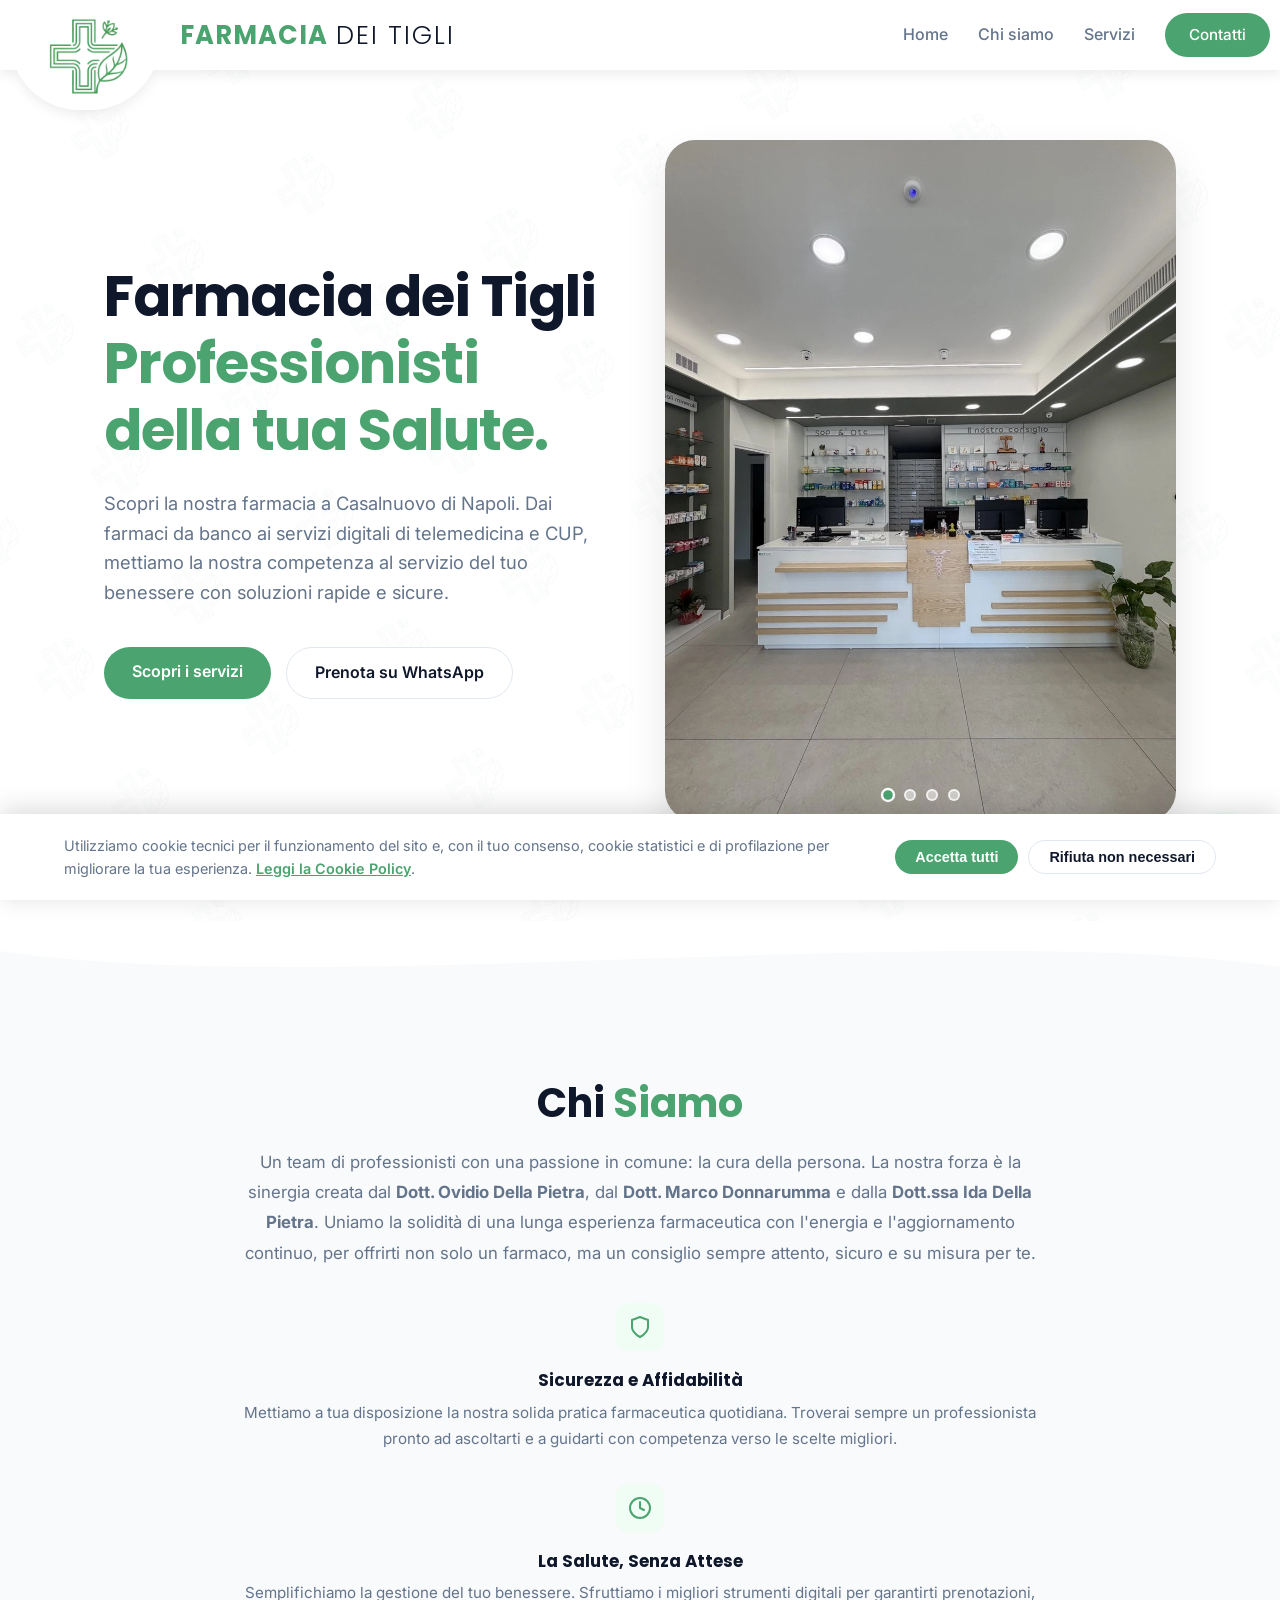
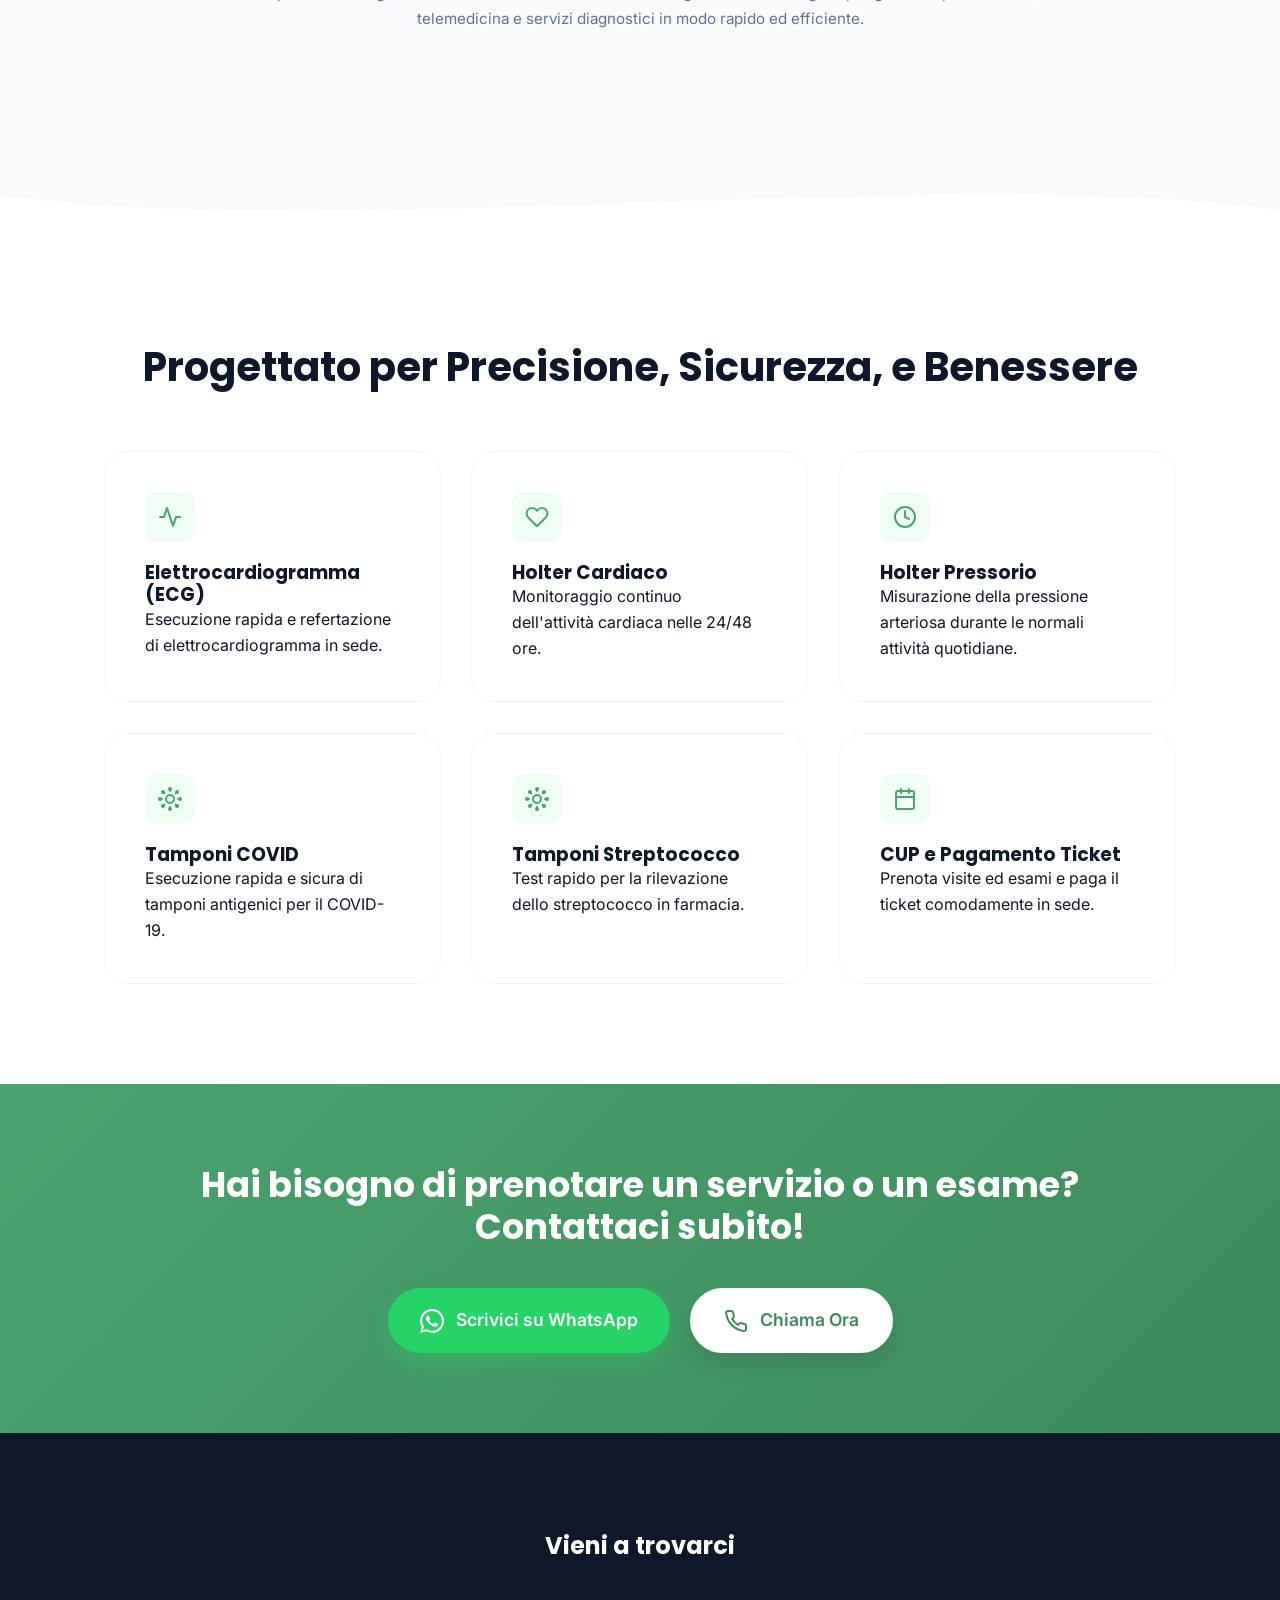
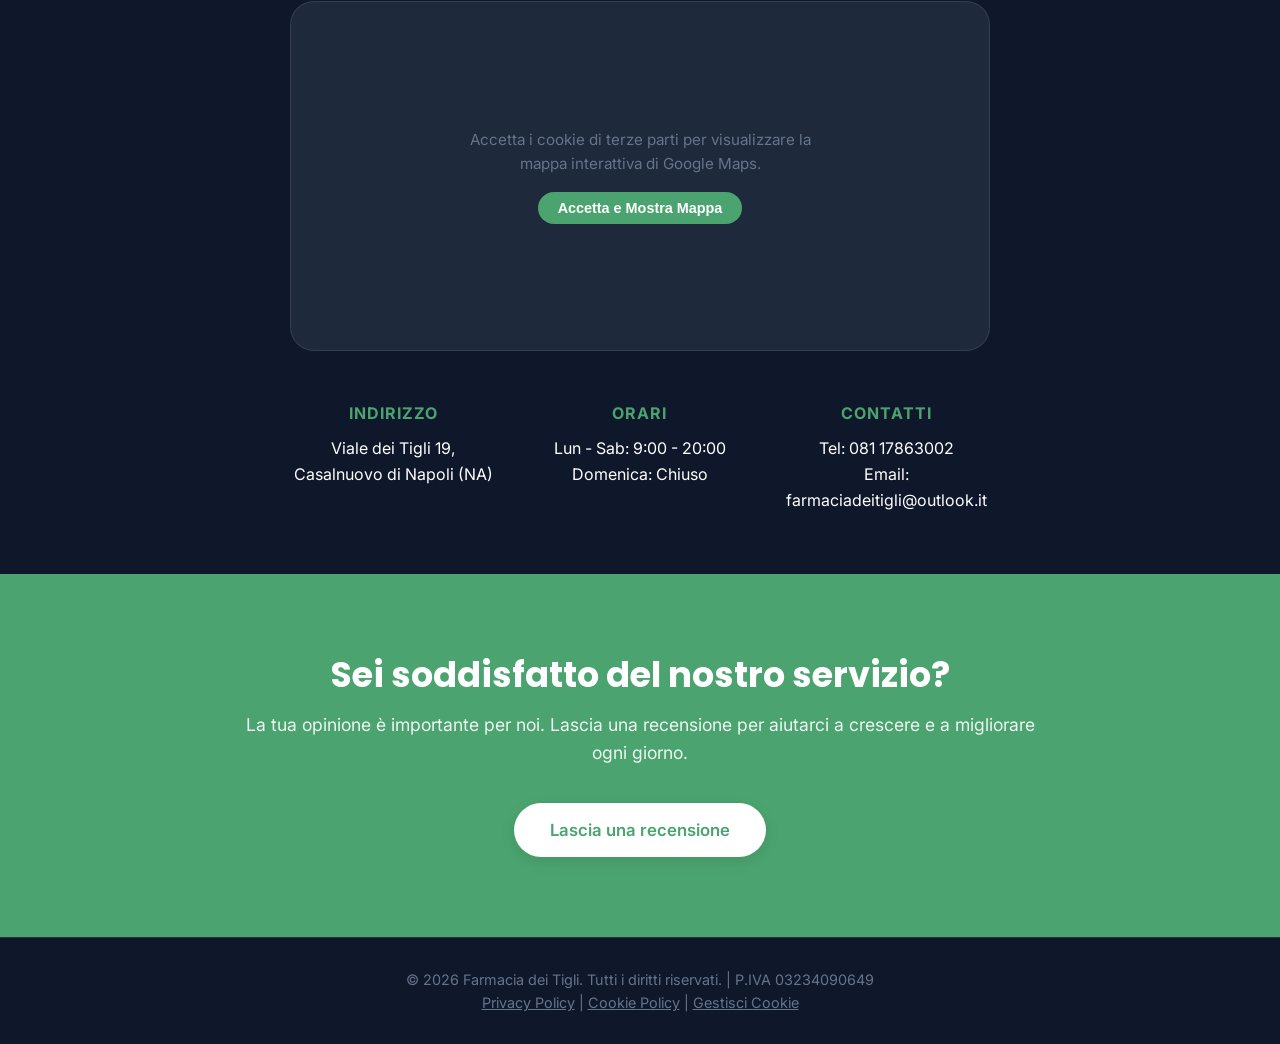
<file: index.html>
<!DOCTYPE html>
<html lang="it">

<head>
    <meta charset="UTF-8">
    <meta name="viewport" content="width=device-width, initial-scale=1.0">
    <title>Farmacia dei Tigli | Casalnuovo di Napoli</title>

    <!-- Meta Tags Base -->
    <meta name="description"
        content="Cerchi una farmacia a Casalnuovo? La Farmacia dei Tigli unisce tradizione e innovazione: farmaci, consigli esperti, telemedicina e CUP. Prenota online!">

    <!-- Favicon -->
    <link rel="icon" type="image/png" href="LOGO.png">
    <link rel="apple-touch-icon" href="LOGO.png">

    <!-- Open Graph / Social Media Meta Tags -->
    <meta property="og:type" content="website">
    <meta property="og:site_name" content="Farmacia dei Tigli">
    <meta property="og:url" content="https://farmaciadeitigli.it/">
    <meta property="og:title" content="Farmacia dei Tigli | Casalnuovo di Napoli">
    <meta property="og:description"
        content="Cerchi una farmacia a Casalnuovo? La Farmacia dei Tigli unisce tradizione e innovazione: farmaci, consigli esperti, telemedicina e CUP. Prenota online!">
    <meta property="og:image" content="https://farmaciadeitigli.it/LOGO.png">

    <!-- Fonts e CSS -->
    <link rel="preconnect" href="https://fonts.googleapis.com">
    <link rel="preconnect" href="https://fonts.gstatic.com" crossorigin>
    <link
        href="https://fonts.googleapis.com/css2?family=Inter:wght@400;500;600&family=Poppins:wght@500;600;700&display=swap"
        rel="stylesheet">
    <link rel="stylesheet" href="style.css">

    <!-- Dati Strutturati per Google (JSON-LD) -->
    <script type="application/ld+json">
    {
        "@context": "https://schema.org",
        "@type": "WebSite",
        "name": "Farmacia dei Tigli",
        "url": "https://farmaciadeitigli.it/"
    }
    </script>
    <script type="application/ld+json">
    {
        "@context": "https://schema.org",
        "@type": "Pharmacy",
        "name": "Farmacia dei Tigli",
        "image": "https://farmaciadeitigli.it/LOGO.png",
        "@id": "https://farmaciadeitigli.it",
        "url": "https://farmaciadeitigli.it",
        "telephone": "081-17863002",
        "address": {
            "@type": "PostalAddress",
            "streetAddress": "Viale dei Tigli 19",
            "addressLocality": "Casalnuovo di Napoli",
            "addressRegion": "NA",
            "postalCode": "80013",
            "addressCountry": "IT"
        },
        "geo": {
            "@type": "GeoCoordinates",
            "latitude": 40.911928, 
            "longitude": 14.358211
        },
        "openingHoursSpecification": [
            {
            "@type": "OpeningHoursSpecification",
            "dayOfWeek": [
                "Monday",
                "Tuesday",
                "Wednesday",
                "Thursday",
                "Friday",
                "Saturday"
            ],
            "opens": "09:00",
            "closes": "20:00"
            }
        ]
    }
    </script>
</head>

<body>
    <header>
        <nav class="navbar">
            <div class="nav-brand">
                <div class="nav-icon-container">
                    <img src="LOGO-4x.png" alt="Logo Farmacia dei Tigli a Casalnuovo di Napoli">
                </div>

                <div class="logo">
                    <a href="#">Farmacia <span>dei Tigli</span></a>
                </div>
            </div>

            <ul class="nav-links">
                <li><a href="#home">Home</a></li>
                <li><a href="#chi-siamo">Chi siamo</a></li>
                <li><a href="#servizi">Servizi</a></li>
                <li><a href="#contatti" class="btn-nav">Contatti</a></li>
            </ul>

            <div class="menu-toggle" id="mobile-menu">
                <span class="bar"></span>
                <span class="bar"></span>
                <span class="bar"></span>
            </div>
        </nav>
    </header>

    <main>
        <section id="home" class="hero">
            <div class="hero-container">
                <div class="hero-content">
                    <h1>Farmacia dei Tigli <span class="highlight">Professionisti della tua Salute.</span></h1>
                    <p>Scopri la nostra farmacia a Casalnuovo di Napoli. Dai farmaci da banco ai servizi digitali di
                        telemedicina e CUP, mettiamo la nostra competenza al servizio del tuo benessere con soluzioni
                        rapide
                        e sicure.</p>
                    <div class="hero-btns">
                        <a href="#servizi" class="btn-primary">Scopri i servizi</a>
                        <a href="https://wa.me/3908117863002" class="btn-secondary" target="_blank"
                            rel="noopener noreferrer">Prenota su WhatsApp</a>
                    </div>
                </div>

                <div class="hero-carousel">
                    <div class="carousel-track" id="hero-carousel-track">
                        <img src="fronte.webp" alt="Fronte della Farmacia dei Tigli" draggable="false">
                        <img src="dermocosmesi.webp" alt="Reparto dermocosmesi della Farmacia dei Tigli"
                            draggable="false">
                        <img src="solari.webp" alt="Reparto solari della Farmacia dei Tigli" draggable="false">
                        <img src="medicazioni.webp" alt="Reparto medicazioni della Farmacia dei Tigli"
                            draggable="false">
                    </div>
                    <div class="carousel-dots" id="carousel-dots">
                        <span class="dot active" data-index="0"></span>
                        <span class="dot" data-index="1"></span>
                        <span class="dot" data-index="2"></span>
                        <span class="dot" data-index="3"></span>
                    </div>
                </div>
            </div>
        </section>

        <div class="section-wave">
            <svg viewBox="0 0 1440 100" preserveAspectRatio="none">
                <path d="M0,40 C360,100 1080,0 1440,60 L1440,100 L0,100 Z" fill="var(--bg-secondary)" />
            </svg>
        </div>

        <section id="chi-siamo" class="wellness-hub">
            <div class="hub-container">

                <!-- COLONNA SINISTRA: Testo -->
                <div class="hub-text fade-in-section">
                    <h2>Chi <span class="highlight">Siamo</span></h2>
                    <p class="hub-description">
                        Un team di professionisti con una passione in comune: la cura della persona. La nostra forza è
                        la sinergia creata dal <strong>Dott. Ovidio Della Pietra</strong>, dal <strong>Dott. Marco
                            Donnarumma</strong> e dalla <strong>Dott.ssa
                            Ida Della Pietra</strong>. Uniamo la solidità di una lunga esperienza farmaceutica con
                        l'energia e
                        l'aggiornamento continuo, per offrirti non solo un farmaco, ma un consiglio sempre attento,
                        sicuro e su misura per te.
                    </p>

                    <!-- Punto 1: Esperienza -->
                    <div class="hub-feature">
                        <div class="hub-feature-icon">
                            <svg xmlns="http://www.w3.org/2000/svg" viewBox="0 0 24 24" fill="none"
                                stroke="currentColor" stroke-width="2" stroke-linecap="round" stroke-linejoin="round">
                                <path d="M12 22s8-4 8-10V5l-8-3-8 3v7c0 6 8 10 8 10z" />
                            </svg>
                        </div>
                        <div class="hub-feature-text">
                            <h4>Sicurezza e Affidabilità</h4>
                            <p>Mettiamo a tua disposizione la nostra solida
                                pratica farmaceutica quotidiana. Troverai sempre
                                un professionista pronto ad ascoltarti e a guidarti
                                con competenza verso le scelte migliori.</p>
                        </div>
                    </div>

                    <!-- Punto 2: Innovazione -->
                    <div class="hub-feature">
                        <div class="hub-feature-icon">
                            <svg xmlns="http://www.w3.org/2000/svg" viewBox="0 0 24 24" fill="none"
                                stroke="currentColor" stroke-width="2" stroke-linecap="round" stroke-linejoin="round">
                                <circle cx="12" cy="12" r="10" />
                                <polyline points="12 6 12 12 16 14" />
                            </svg>
                        </div>
                        <div class="hub-feature-text">
                            <h4>La Salute, Senza Attese</h4>
                            <p>Semplifichiamo la gestione del tuo benessere.
                                Sfruttiamo i migliori strumenti digitali per garantirti
                                prenotazioni, telemedicina e servizi diagnostici in modo
                                rapido ed efficiente.</p>
                        </div>
                    </div>
                </div>


            </div>
        </section>

        <div class="section-wave section-wave--reverse">
            <svg viewBox="0 0 1440 100" preserveAspectRatio="none">
                <path d="M0,40 C360,100 1080,0 1440,60 L1440,100 L0,100 Z" fill="var(--bg-color)" />
            </svg>
        </div>

        <section id="servizi" class="services">
            <h2 class="slide-in-left">Progettato per Precisione, Sicurezza, e Benessere</h2>
            <div class="services-grid">
                <!-- Servizio 1 -->
                <div class="service-card fade-in-section">
                    <div class="icon-placeholder">
                        <svg xmlns="http://www.w3.org/2000/svg" viewBox="0 0 24 24" fill="none" stroke="currentColor"
                            stroke-width="2" stroke-linecap="round" stroke-linejoin="round"
                            style="width: 24px; height: 24px; color: var(--primary-color);">
                            <path d="M22 12h-4l-3 9L9 3l-3 9H2"></path>
                        </svg>
                    </div>
                    <h3>Elettrocardiogramma (ECG)</h3>
                    <p>Esecuzione rapida e refertazione di elettrocardiogramma in sede.</p>
                </div>
                <!-- Servizio 2 -->
                <div class="service-card fade-in-section">
                    <div class="icon-placeholder">
                        <svg xmlns="http://www.w3.org/2000/svg" viewBox="0 0 24 24" fill="none" stroke="currentColor"
                            stroke-width="2" stroke-linecap="round" stroke-linejoin="round"
                            style="width: 24px; height: 24px; color: var(--primary-color);">
                            <path
                                d="M20.84 4.61a5.5 5.5 0 0 0-7.78 0L12 5.67l-1.06-1.06a5.5 5.5 0 0 0-7.78 7.78l1.06 1.06L12 21.23l7.78-7.78 1.06-1.06a5.5 5.5 0 0 0 0-7.78z">
                            </path>
                        </svg>
                    </div>
                    <h3>Holter Cardiaco</h3>
                    <p>Monitoraggio continuo dell'attività cardiaca nelle 24/48 ore.</p>
                </div>
                <!-- Servizio 3 -->
                <div class="service-card fade-in-section">
                    <div class="icon-placeholder">
                        <svg xmlns="http://www.w3.org/2000/svg" viewBox="0 0 24 24" fill="none" stroke="currentColor"
                            stroke-width="2" stroke-linecap="round" stroke-linejoin="round"
                            style="width: 24px; height: 24px; color: var(--primary-color);">
                            <circle cx="12" cy="12" r="10"></circle>
                            <polyline points="12 6 12 12 16 14"></polyline>
                        </svg>
                    </div>
                    <h3>Holter Pressorio</h3>
                    <p>Misurazione della pressione arteriosa durante le normali attività quotidiane.</p>
                </div>
                <!-- Servizio 4 -->
                <div class="service-card fade-in-section">
                    <div class="icon-placeholder">
                        <svg xmlns="http://www.w3.org/2000/svg" viewBox="0 0 24 24" fill="none" stroke="currentColor"
                            stroke-width="2" stroke-linecap="round" stroke-linejoin="round"
                            style="width: 24px; height: 24px; color: var(--primary-color);">
                            <path d="M12 8a4 4 0 1 0 0 8 4 4 0 0 0 0-8z" />
                            <path d="M12 2v2" />
                            <path d="M12 20v2" />
                            <path d="M4.93 4.93l1.41 1.41" />
                            <path d="M17.66 17.66l1.41 1.41" />
                            <path d="M2 12h2" />
                            <path d="M20 12h2" />
                            <path d="M4.93 19.07l1.41-1.41" />
                            <path d="M17.66 6.34l1.41-1.41" />
                            <circle cx="12" cy="2" r="1" fill="currentColor" />
                            <circle cx="12" cy="22" r="1" fill="currentColor" />
                            <circle cx="22" cy="12" r="1" fill="currentColor" />
                            <circle cx="2" cy="12" r="1" fill="currentColor" />
                            <circle cx="19.07" cy="4.93" r="1" fill="currentColor" />
                            <circle cx="4.93" cy="19.07" r="1" fill="currentColor" />
                            <circle cx="4.93" cy="4.93" r="1" fill="currentColor" />
                            <circle cx="19.07" cy="19.07" r="1" fill="currentColor" />
                        </svg>
                    </div>
                    <h3>Tamponi COVID</h3>
                    <p>Esecuzione rapida e sicura di tamponi antigenici per il COVID-19.</p>
                </div>
                <!-- Servizio 5 -->
                <div class="service-card fade-in-section">
                    <div class="icon-placeholder">
                        <svg xmlns="http://www.w3.org/2000/svg" viewBox="0 0 24 24" fill="none" stroke="currentColor"
                            stroke-width="2" stroke-linecap="round" stroke-linejoin="round"
                            style="width: 24px; height: 24px; color: var(--primary-color);">
                            <path d="M12 8a4 4 0 1 0 0 8 4 4 0 0 0 0-8z" />
                            <path d="M12 2v2" />
                            <path d="M12 20v2" />
                            <path d="M4.93 4.93l1.41 1.41" />
                            <path d="M17.66 17.66l1.41 1.41" />
                            <path d="M2 12h2" />
                            <path d="M20 12h2" />
                            <path d="M4.93 19.07l1.41-1.41" />
                            <path d="M17.66 6.34l1.41-1.41" />
                            <circle cx="12" cy="2" r="1" fill="currentColor" />
                            <circle cx="12" cy="22" r="1" fill="currentColor" />
                            <circle cx="22" cy="12" r="1" fill="currentColor" />
                            <circle cx="2" cy="12" r="1" fill="currentColor" />
                            <circle cx="19.07" cy="4.93" r="1" fill="currentColor" />
                            <circle cx="4.93" cy="19.07" r="1" fill="currentColor" />
                            <circle cx="4.93" cy="4.93" r="1" fill="currentColor" />
                            <circle cx="19.07" cy="19.07" r="1" fill="currentColor" />
                        </svg>
                    </div>
                    <h3>Tamponi Streptococco</h3>
                    <p>Test rapido per la rilevazione dello streptococco in farmacia.</p>
                </div>
                <!-- Servizio 6 -->
                <div class="service-card fade-in-section">
                    <div class="icon-placeholder">
                        <svg xmlns="http://www.w3.org/2000/svg" viewBox="0 0 24 24" fill="none" stroke="currentColor"
                            stroke-width="2" stroke-linecap="round" stroke-linejoin="round"
                            style="width: 24px; height: 24px; color: var(--primary-color);">
                            <rect x="3" y="4" width="18" height="18" rx="2" ry="2"></rect>
                            <line x1="16" y1="2" x2="16" y2="6"></line>
                            <line x1="8" y1="2" x2="8" y2="6"></line>
                            <line x1="3" y1="10" x2="21" y2="10"></line>
                        </svg>
                    </div>
                    <h3>CUP e Pagamento Ticket</h3>
                    <p>Prenota visite ed esami e paga il ticket comodamente in sede.</p>
                </div>
            </div>
        </section>

        <section class="booking-cta fade-in-section">
            <div class="booking-cta-container">
                <h2>Hai bisogno di prenotare un servizio o un esame? Contattaci subito!</h2>
                <div class="booking-btns">
                    <a href="https://wa.me/3908117863002" class="btn-primary btn-whatsapp-large" target="_blank"
                        rel="noopener noreferrer">
                        <svg xmlns="http://www.w3.org/2000/svg" viewBox="0 0 24 24" width="24" height="24"
                            fill="currentColor">
                            <path
                                d="M17.472 14.382c-.297-.149-1.758-.867-2.03-.967-.273-.099-.471-.148-.67.15-.197.297-.767.966-.94 1.164-.173.199-.347.223-.644.075-.297-.15-1.255-.463-2.39-1.475-.883-.788-1.48-1.761-1.653-2.059-.173-.297-.018-.458.13-.606.134-.133.298-.347.446-.52.149-.174.198-.298.298-.497.099-.198.05-.371-.025-.52-.075-.149-.669-1.612-.916-2.207-.242-.579-.487-.5-.669-.51a12.8 12.8 0 0 0-.57-.01c-.198 0-.52.074-.792.372-.272.297-1.04 1.016-1.04 2.479 0 1.462 1.065 2.875 1.213 3.074.149.198 2.096 3.2 5.077 4.487.709.306 1.262.489 1.694.625.712.227 1.36.195 1.871.118.571-.085 1.758-.719 2.006-1.413.248-.694.248-1.289.173-1.413-.074-.124-.272-.198-.57-.347m-5.421 7.403h-.004a9.87 9.87 0 0 1-5.031-1.378l-.361-.214-3.741.982.998-3.648-.235-.374a9.86 9.86 0 0 1-1.51-5.26c.001-5.45 4.436-9.884 9.888-9.884 2.64 0 5.122 1.03 6.988 2.898a9.825 9.825 0 0 1 2.893 6.994c-.003 5.45-4.437 9.884-9.885 9.884m8.413-18.297A11.815 11.815 0 0 0 12.05 0C5.495 0 .16 5.335.157 11.892c0 2.096.547 4.142 1.588 5.945L.057 24l6.305-1.654a11.882 11.882 0 0 0 5.683 1.448h.005c6.554 0 11.89-5.335 11.893-11.893a11.821 11.821 0 0 0-3.48-8.413Z" />
                        </svg>
                        Scrivici su WhatsApp
                    </a>
                    <a href="tel:08117863002" class="btn-secondary btn-phone-large">
                        <svg xmlns="http://www.w3.org/2000/svg" viewBox="0 0 24 24" width="24" height="24" fill="none"
                            stroke="currentColor" stroke-width="2" stroke-linecap="round" stroke-linejoin="round">
                            <path
                                d="M22 16.92v3a2 2 0 0 1-2.18 2 19.79 19.79 0 0 1-8.63-3.07 19.5 19.5 0 0 1-6-6 19.79 19.79 0 0 1-3.07-8.67A2 2 0 0 1 4.11 2h3a2 2 0 0 1 2 1.72 12.84 12.84 0 0 0 .7 2.81 2 2 0 0 1-.45 2.11L8.09 9.91a16 16 0 0 0 6 6l1.27-1.27a2 2 0 0 1 2.11-.45 12.84 12.84 0 0 0 2.81.7A2 2 0 0 1 22 16.92z">
                            </path>
                        </svg>
                        Chiama Ora
                    </a>
                </div>
            </div>
        </section>

        <section id="contatti" class="contacts-section">
            <!-- AGGIUNTA CLASSE FADE-IN QUI -->
            <div class="contacts-container fade-in-section">
                <h2 class="slide-in-left">Vieni a trovarci</h2>
                <div id="map-container" class="map-container">
                    <div class="map-placeholder">
                        <p>Accetta i cookie di terze parti per visualizzare la mappa interattiva di Google Maps.</p>
                        <button id="accept-map-cookies" class="btn-primary"
                            style="margin-top: 15px; font-size: 0.9rem; padding: 8px 20px;">Accetta e Mostra
                            Mappa</button>
                    </div>
                </div>

                <div class="info-grid">
                    <div class="info-item">
                        <h4>Indirizzo</h4>
                        <p>Viale dei Tigli 19, Casalnuovo di Napoli (NA)</p>
                    </div>
                    <div class="info-item">
                        <h4>Orari</h4>
                        <p>Lun - Sab: 9:00 - 20:00</p>
                        <p>Domenica: Chiuso</p>
                    </div>
                    <div class="info-item">
                        <h4>Contatti</h4>
                        <p>Tel: 081 17863002</p>
                        <p>Email: farmaciadeitigli@outlook.it</p>
                    </div>
                </div>
            </div>
        </section>

        <section class="review-cta fade-in-section">
            <div class="review-container">
                <h2>Sei soddisfatto del nostro servizio?</h2>
                <p>La tua opinione è importante per noi. Lascia una recensione per aiutarci a crescere e a migliorare
                    ogni giorno.</p>
                <a href="https://g.page/r/CVI62EsPDN5XEBM/review" target="_blank" rel="noopener noreferrer"
                    class="btn-white">
                    Lascia una recensione
                </a>
            </div>
        </section>

    </main>

    <footer>
        <p>&copy; 2026 Farmacia dei Tigli. Tutti i diritti riservati. | P.IVA 03234090649 <br>
            <a href="privacy.html" style="text-decoration: underline;">Privacy Policy</a> |
            <a href="cookie.html" style="text-decoration: underline;">Cookie Policy</a> |
            <a href="#" id="reopen-cookie-banner" style="text-decoration: underline;">Gestisci Cookie</a>
        </p>

        <div id="cookie-banner" class="cookie-banner">
            <p>Utilizziamo cookie tecnici per il funzionamento del sito e, con il tuo consenso, cookie statistici e di
                profilazione per migliorare la tua esperienza. <a href="cookie.html">Leggi la Cookie Policy</a>.</p>
            <div class="cookie-buttons">
                <button id="accept-cookies" class="btn-primary" style="padding: 8px 20px; font-size: 0.9rem;">Accetta
                    tutti</button>
                <button id="reject-cookies" class="btn-secondary" style="padding: 8px 20px; font-size: 0.9rem;">Rifiuta
                    non necessari</button>
            </div>
        </div>
    </footer>

    <a href="https://wa.me/3908117863002" class="whatsapp-float" target="_blank" rel="noopener noreferrer"
        aria-label="Contattaci su WhatsApp">
        <svg xmlns="http://www.w3.org/2000/svg" viewBox="0 0 24 24" width="30" height="30" fill="currentColor">
            <path
                d="M17.472 14.382c-.297-.149-1.758-.867-2.03-.967-.273-.099-.471-.148-.67.15-.197.297-.767.966-.94 1.164-.173.199-.347.223-.644.075-.297-.15-1.255-.463-2.39-1.475-.883-.788-1.48-1.761-1.653-2.059-.173-.297-.018-.458.13-.606.134-.133.298-.347.446-.52.149-.174.198-.298.298-.497.099-.198.05-.371-.025-.52-.075-.149-.669-1.612-.916-2.207-.242-.579-.487-.5-.669-.51a12.8 12.8 0 0 0-.57-.01c-.198 0-.52.074-.792.372-.272.297-1.04 1.016-1.04 2.479 0 1.462 1.065 2.875 1.213 3.074.149.198 2.096 3.2 5.077 4.487.709.306 1.262.489 1.694.625.712.227 1.36.195 1.871.118.571-.085 1.758-.719 2.006-1.413.248-.694.248-1.289.173-1.413-.074-.124-.272-.198-.57-.347m-5.421 7.403h-.004a9.87 9.87 0 0 1-5.031-1.378l-.361-.214-3.741.982.998-3.648-.235-.374a9.86 9.86 0 0 1-1.51-5.26c.001-5.45 4.436-9.884 9.888-9.884 2.64 0 5.122 1.03 6.988 2.898a9.825 9.825 0 0 1 2.893 6.994c-.003 5.45-4.437 9.884-9.885 9.884m8.413-18.297A11.815 11.815 0 0 0 12.05 0C5.495 0 .16 5.335.157 11.892c0 2.096.547 4.142 1.588 5.945L.057 24l6.305-1.654a11.882 11.882 0 0 0 5.683 1.448h.005c6.554 0 11.89-5.335 11.893-11.893a11.821 11.821 0 0 0-3.48-8.413Z" />
        </svg>
    </a>

    <script src="script.js"></script>
</body>

</html>
</file>
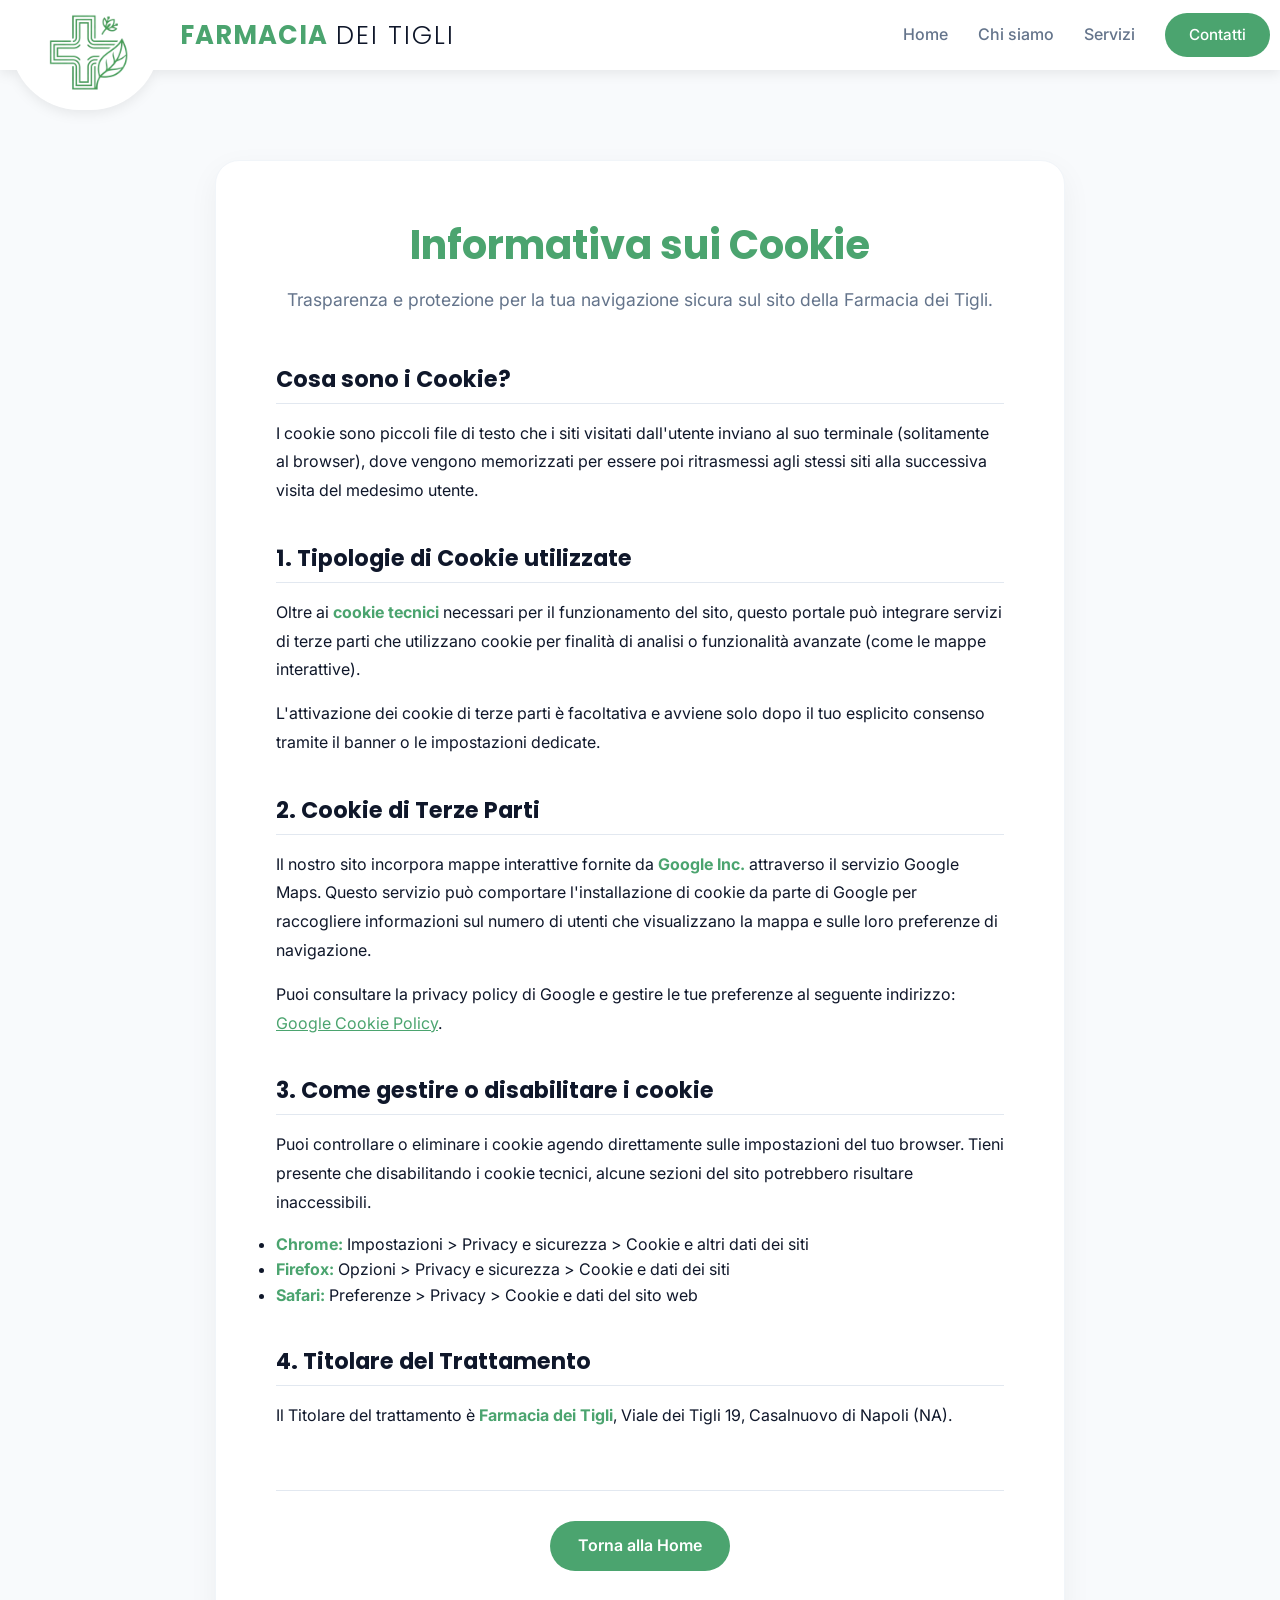
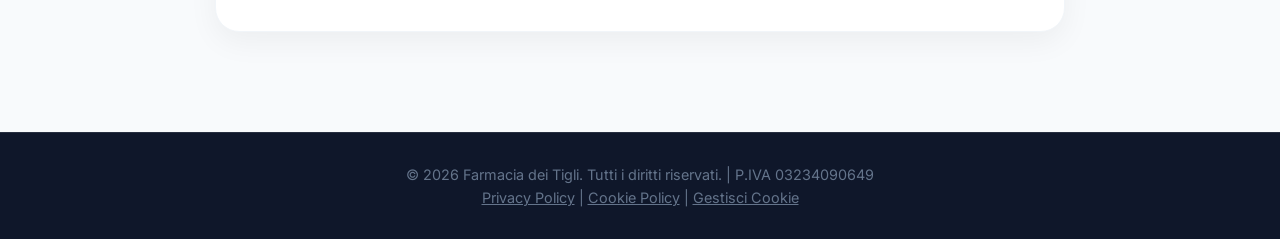
<file: cookie.html>
<!DOCTYPE html>
<html lang="it">

<head>
    <meta charset="UTF-8">
    <meta name="viewport" content="width=device-width, initial-scale=1.0">
    <title>Cookie Policy | Farmacia dei Tigli Casalnuovo di Napoli</title>
    <meta name="description"
        content="Informativa sull'utilizzo dei cookie nel sito della Farmacia dei Tigli a Casalnuovo di Napoli. Gestisci le tue preferenze di navigazione.">

    <link rel="preconnect" href="https://fonts.googleapis.com">
    <link rel="preconnect" href="https://fonts.gstatic.com" crossorigin>
    <link
        href="https://fonts.googleapis.com/css2?family=Inter:wght@400;500;600&family=Poppins:wght@500;600;700&display=swap"
        rel="stylesheet">

    <link rel="stylesheet" href="style.css">

    <style>
        /* Riutilizziamo lo stile della pagina privacy */
        .privacy-page {
            background-color: var(--bg-secondary);
            padding: 160px 5% 100px;
            min-height: 100vh;
            display: flex;
            justify-content: center;
        }

        .policy-card {
            background-color: white;
            max-width: 850px;
            width: 100%;
            padding: 60px;
            border-radius: 24px;
            box-shadow: 0 10px 30px rgba(0, 0, 0, 0.05);
            border: 1px solid #f1f5f9;
        }

        .policy-card h1 {
            color: var(--primary-color);
            font-size: 2.5rem;
            margin-bottom: 15px;
            text-align: center;
        }

        .policy-card>p.intro {
            text-align: center;
            color: var(--text-light);
            font-size: 1.1rem;
            margin-bottom: 50px;
        }

        .policy-card h2 {
            color: var(--text-main);
            font-size: 1.4rem;
            margin-top: 40px;
            margin-bottom: 15px;
            padding-bottom: 10px;
            border-bottom: 1px solid #e2e8f0;
        }

        .policy-card p {
            color: var(--text-main);
            line-height: 1.8;
            margin-bottom: 15px;
        }

        .policy-card strong {
            color: var(--primary-color);
        }

        .back-btn-container {
            text-align: center;
            margin-top: 60px;
            padding-top: 30px;
            border-top: 1px solid #e2e8f0;
        }

        @media (max-width: 768px) {
            .privacy-page {
                padding-top: 130px;
            }

            .policy-card {
                padding: 40px 25px;
            }

            .policy-card h1 {
                font-size: 2rem;
            }
        }
    </style>
</head>

<body>
    <header>
        <nav class="navbar">
            <div class="nav-brand">
                <div class="nav-icon-container">
                    <a href="index.html"><img src="LOGO-4x.png"
                            alt="Logo Farmacia dei Tigli a Casalnuovo di Napoli"></a>
                </div>
                <div class="logo">
                    <a href="index.html">Farmacia <span>dei Tigli</span></a>
                </div>
            </div>

            <ul class="nav-links">
                <li><a href="index.html#home">Home</a></li>
                <li><a href="index.html#chi-siamo">Chi siamo</a></li>
                <li><a href="index.html#servizi">Servizi</a></li>
                <li><a href="index.html#contatti" class="btn-nav">Contatti</a></li>
            </ul>

            <div class="menu-toggle" id="mobile-menu">
                <span class="bar"></span>
                <span class="bar"></span>
                <span class="bar"></span>
            </div>
        </nav>
    </header>

    <main class="privacy-page">
        <div class="policy-card">
            <h1>Informativa sui Cookie</h1>
            <p class="intro">Trasparenza e protezione per la tua navigazione sicura sul sito della Farmacia dei Tigli.
            </p>

            <h2>Cosa sono i Cookie?</h2>
            <p>I cookie sono piccoli file di testo che i siti visitati dall'utente inviano al suo terminale (solitamente
                al browser), dove vengono memorizzati per essere poi ritrasmessi agli stessi siti alla successiva visita
                del medesimo utente.</p>

            <h2>1. Tipologie di Cookie utilizzate</h2>
            <p>Oltre ai <strong>cookie tecnici</strong> necessari per il funzionamento del sito, questo portale può
                integrare servizi di terze parti che utilizzano cookie per finalità di analisi o funzionalità avanzate
                (come le mappe interattive).</p>
            <p>L'attivazione dei cookie di terze parti è facoltativa e avviene solo dopo il tuo esplicito consenso
                tramite il banner o le impostazioni dedicate.</p>

            <h2>2. Cookie di Terze Parti</h2>
            <p>Il nostro sito incorpora mappe interattive fornite da <strong>Google Inc.</strong> attraverso il servizio
                Google Maps. Questo servizio può comportare l'installazione di cookie da parte di Google per raccogliere
                informazioni sul numero di utenti che visualizzano la mappa e sulle loro preferenze di navigazione.</p>
            <p>Puoi consultare la privacy policy di Google e gestire le tue preferenze al seguente indirizzo: <a
                    href="https://policies.google.com/technologies/cookies" target="_blank"
                    style="color: var(--primary-color); text-decoration: underline;">Google Cookie Policy</a>.</p>

            <h2>3. Come gestire o disabilitare i cookie</h2>
            <p>Puoi controllare o eliminare i cookie agendo direttamente sulle impostazioni del tuo browser. Tieni
                presente che disabilitando i cookie tecnici, alcune sezioni del sito potrebbero risultare inaccessibili.
            </p>
            <ul>
                <li><strong>Chrome:</strong> Impostazioni > Privacy e sicurezza > Cookie e altri dati dei siti</li>
                <li><strong>Firefox:</strong> Opzioni > Privacy e sicurezza > Cookie e dati dei siti</li>
                <li><strong>Safari:</strong> Preferenze > Privacy > Cookie e dati del sito web</li>
            </ul>

            <h2>4. Titolare del Trattamento</h2>
            <p>Il Titolare del trattamento è <strong>Farmacia dei Tigli</strong>, Viale dei Tigli 19, Casalnuovo di
                Napoli (NA).</p>
            <div class="back-btn-container">
                <a href="index.html" class="btn-primary">Torna alla Home</a>
            </div>
        </div>
    </main>

    <footer>
        <p>&copy; 2026 Farmacia dei Tigli. Tutti i diritti riservati. | P.IVA 03234090649 <br>
            <a href="privacy.html" style="text-decoration: underline;">Privacy Policy</a> |
            <a href="cookie.html" style="text-decoration: underline;">Cookie Policy</a> |
            <a href="#" id="reopen-cookie-banner" style="text-decoration: underline;">Gestisci Cookie</a>
        </p>
    </footer>

    <script src="script.js"></script>
</body>

</html>
</file>
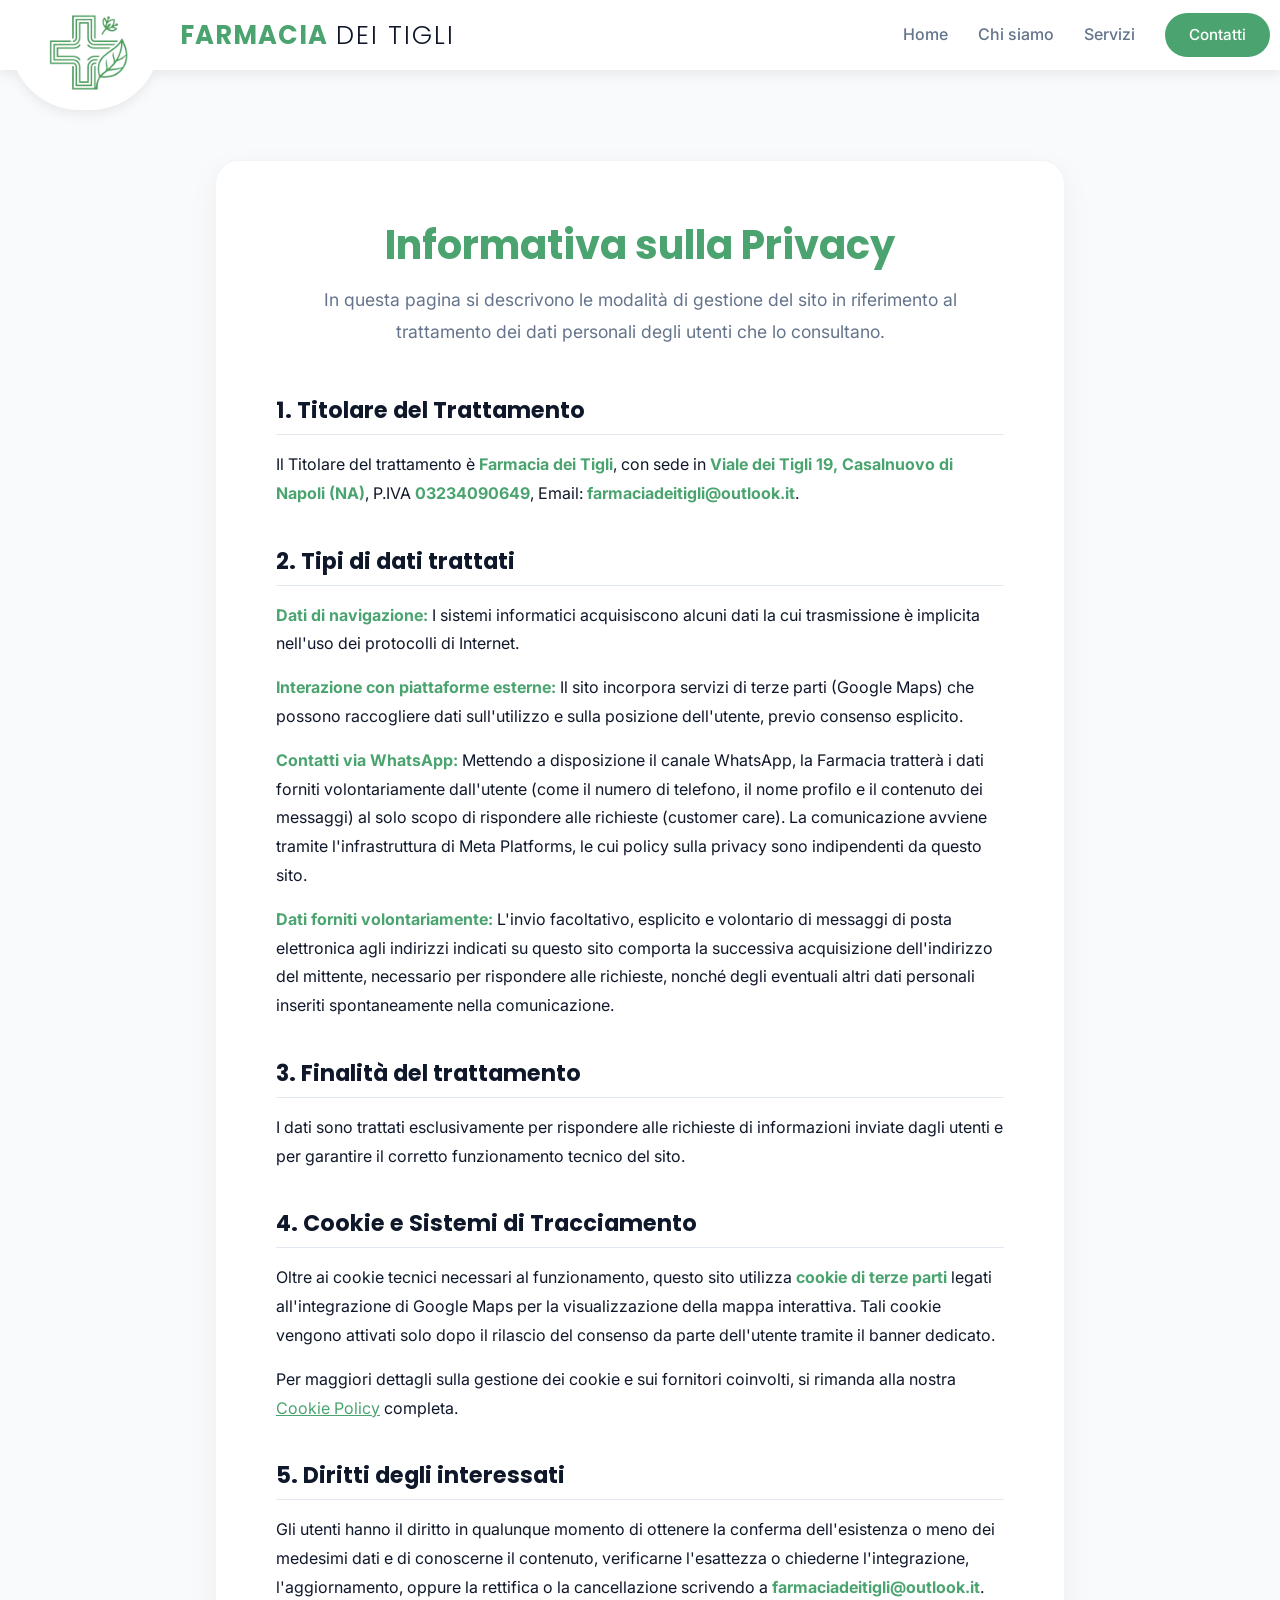
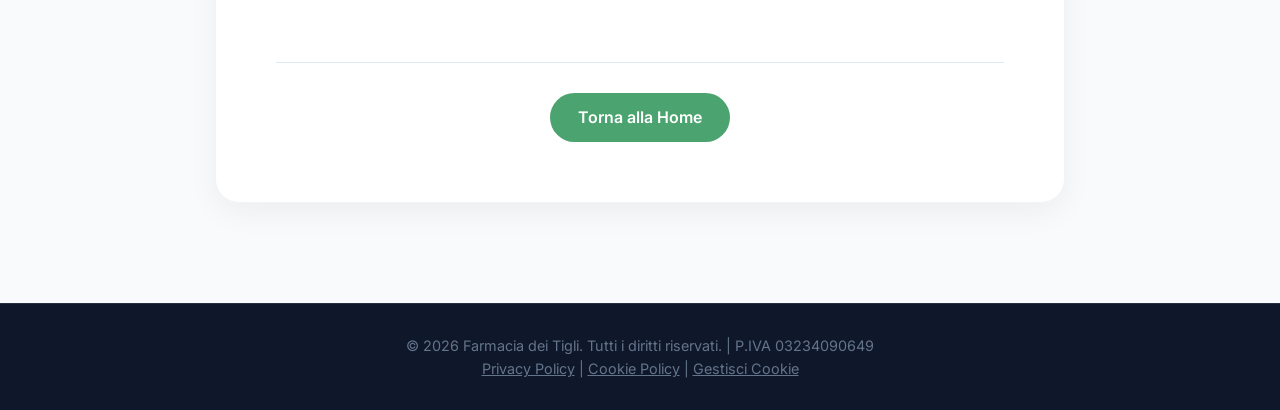
<file: privacy.html>
<!DOCTYPE html>
<html lang="it">

<head>
    <meta charset="UTF-8">
    <meta name="viewport" content="width=device-width, initial-scale=1.0">
    <title>Informativa sulla Privacy | Farmacia dei Tigli Casalnuovo di Napoli</title>
    <meta name="description"
        content="Informativa sulla privacy della Farmacia dei Tigli di Casalnuovo di Napoli. Scopri come proteggiamo e trattiamo i tuoi dati personali in totale sicurezza.">

    <link rel="preconnect" href="https://fonts.googleapis.com">
    <link rel="preconnect" href="https://fonts.gstatic.com" crossorigin>
    <link
        href="https://fonts.googleapis.com/css2?family=Inter:wght@400;500;600&family=Poppins:wght@500;600;700&display=swap"
        rel="stylesheet">

    <link rel="stylesheet" href="style.css">

    <style>
        /* Stili specifici per la pagina Privacy per integrarla con il tema */
        .privacy-page {
            background-color: var(--bg-secondary);
            /* Sfondo grigio chiaro */
            padding: 160px 5% 100px;
            /* Spazio in alto per l'header fisso */
            min-height: 100vh;
            display: flex;
            justify-content: center;
        }

        .policy-card {
            background-color: white;
            max-width: 850px;
            width: 100%;
            padding: 60px;
            border-radius: 24px;
            box-shadow: 0 10px 30px rgba(0, 0, 0, 0.05);
            /* Stessa ombra elegante delle card servizi */
            border: 1px solid #f1f5f9;
        }

        .policy-card h1 {
            color: var(--primary-color);
            font-size: 2.5rem;
            margin-bottom: 15px;
            text-align: center;
        }

        .policy-card>p.intro {
            text-align: center;
            color: var(--text-light);
            font-size: 1.1rem;
            margin-bottom: 50px;
        }

        .policy-card h2 {
            color: var(--text-main);
            font-size: 1.4rem;
            margin-top: 40px;
            margin-bottom: 15px;
            padding-bottom: 10px;
            border-bottom: 1px solid #e2e8f0;
            /* Sottile linea di divisione sotto i titoli */
        }

        .policy-card p {
            color: var(--text-main);
            line-height: 1.8;
            margin-bottom: 15px;
        }

        .policy-card strong {
            color: var(--primary-color);
            /* Evidenziamo i grassetti col verde della farmacia */
        }

        .back-btn-container {
            text-align: center;
            margin-top: 60px;
            padding-top: 30px;
            border-top: 1px solid #e2e8f0;
        }

        /* Adattamento per Smartphone */
        @media (max-width: 768px) {
            .privacy-page {
                padding-top: 130px;
            }

            .policy-card {
                padding: 40px 25px;
            }

            .policy-card h1 {
                font-size: 2rem;
            }
        }
    </style>
</head>

<body>
    <header>
        <nav class="navbar">
            <div class="nav-brand">
                <div class="nav-icon-container">
                    <a href="index.html"><img src="LOGO-4x.png"
                            alt="Logo Farmacia dei Tigli a Casalnuovo di Napoli"></a>
                </div>

                <div class="logo">
                    <a href="index.html">Farmacia <span>dei Tigli</span></a>
                </div>
            </div>

            <ul class="nav-links">
                <li><a href="index.html#home">Home</a></li>
                <li><a href="index.html#chi-siamo">Chi siamo</a></li>
                <li><a href="index.html#servizi">Servizi</a></li>
                <li><a href="index.html#contatti" class="btn-nav">Contatti</a></li>
            </ul>

            <div class="menu-toggle" id="mobile-menu">
                <span class="bar"></span>
                <span class="bar"></span>
                <span class="bar"></span>
            </div>
        </nav>
    </header>

    <main class="privacy-page">
        <div class="policy-card">
            <h1>Informativa sulla Privacy</h1>
            <p class="intro">In questa pagina si descrivono le modalità di gestione del sito in riferimento al
                trattamento dei dati personali degli utenti che lo consultano.</p>

            <h2>1. Titolare del Trattamento</h2>
            <p>Il Titolare del trattamento è <strong>Farmacia dei Tigli</strong>, con sede in <strong>Viale dei Tigli
                    19, Casalnuovo di Napoli (NA)</strong>, P.IVA <strong>03234090649</strong>, Email:
                <strong>farmaciadeitigli@outlook.it</strong>.
            </p>

            <h2>2. Tipi di dati trattati</h2>
            <p><strong>Dati di navigazione:</strong> I sistemi informatici acquisiscono alcuni dati la cui trasmissione
                è implicita nell'uso dei protocolli di Internet.</p>
            <p><strong>Interazione con piattaforme esterne:</strong> Il sito incorpora servizi di terze parti (Google
                Maps) che possono raccogliere dati sull'utilizzo e sulla posizione dell'utente, previo consenso
                esplicito.</p>
            <p><strong>Contatti via WhatsApp:</strong> Mettendo a disposizione il canale WhatsApp, la Farmacia tratterà i dati forniti volontariamente dall'utente (come il numero di telefono, il nome profilo e il contenuto dei messaggi) al solo scopo di rispondere alle richieste (customer care). La comunicazione avviene tramite l'infrastruttura di Meta Platforms, le cui policy sulla privacy sono indipendenti da questo sito.</p>
            <p><strong>Dati forniti volontariamente:</strong> L'invio facoltativo, esplicito e volontario di messaggi di posta elettronica agli indirizzi indicati su questo sito comporta la successiva acquisizione dell'indirizzo del mittente, necessario per rispondere alle richieste, nonché degli eventuali altri dati personali inseriti spontaneamente nella comunicazione.</p>

            <h2>3. Finalità del trattamento</h2>
            <p>I dati sono trattati esclusivamente per rispondere alle richieste di informazioni inviate dagli utenti e
                per garantire il corretto funzionamento tecnico del sito.</p>

            <h2>4. Cookie e Sistemi di Tracciamento</h2>
            <p>Oltre ai cookie tecnici necessari al funzionamento, questo sito utilizza <strong>cookie di terze
                    parti</strong> legati all'integrazione di Google Maps per la visualizzazione della mappa
                interattiva. Tali cookie vengono attivati solo dopo il rilascio del consenso da parte dell'utente
                tramite il banner dedicato.</p>
            <p>Per maggiori dettagli sulla gestione dei cookie e sui fornitori coinvolti, si rimanda alla nostra <a
                    href="cookie.html" style="color: var(--primary-color); text-decoration: underline;">Cookie
                    Policy</a> completa.</p>

            <h2>5. Diritti degli interessati</h2>
            <p>Gli utenti hanno il diritto in qualunque momento di ottenere la conferma dell'esistenza o meno dei
                medesimi dati e di conoscerne il contenuto, verificarne l'esattezza o chiederne l'integrazione,
                l'aggiornamento, oppure la rettifica o la cancellazione scrivendo a <strong>farmaciadeitigli@outlook.it</strong>.
            </p>

            <div class="back-btn-container">
                <a href="index.html" class="btn-primary">Torna alla Home</a>
            </div>
        </div>
    </main>

    <footer>
        <p>&copy; 2026 Farmacia dei Tigli. Tutti i diritti riservati. | P.IVA 03234090649 <br>
            <a href="privacy.html" style="text-decoration: underline;">Privacy Policy</a> |
            <a href="cookie.html" style="text-decoration: underline;">Cookie Policy</a> |
            <a href="#" id="reopen-cookie-banner" style="text-decoration: underline;">Gestisci Cookie</a>
        </p>
    </footer>

    <script src="script.js"></script>
</body>

</html>
</file>
<file: style.css>
/* =========================================
   1. VARIABILI GLOBALI E COLORI
   ========================================= */
:root {
    /* Palette "Tech/Benessere" basata sulla tua reference */
    --primary-color: #4BA46F;
    /* Verde brillante e fresco */
    --primary-hover: #3D8A5B;
    /* Verde scuro per l'hover dei bottoni */
    --bg-color: #ffffff;
    /* Bianco puro per lo sfondo principale */
    --bg-secondary: #f8fafc;
    /* Grigio chiarissimo per staccare le sezioni */
    --text-main: #0f172a;
    /* Antracite scuro per i testi (molto più elegante del nero puro) */
    --text-light: #64748b;
    /* Grigio medio per i paragrafi */

    /* Tipografia */
    --font-heading: 'Poppins', sans-serif;
    --font-text: 'Inter', sans-serif;
}

/* =========================================
   2. RESET E IMPOSTAZIONI DI BASE
   ========================================= */
* {
    margin: 0;
    padding: 0;
    box-sizing: border-box;
}

html {
    /* Questo crea quell'effetto di scorrimento morbido 
       quando clicchi sui link del menu */
    scroll-behavior: smooth;
}

body {
    font-family: var(--font-text);
    color: var(--text-main);
    background-color: var(--bg-color);
    line-height: 1.6;
    overflow-x: hidden;
    /* Evita fastidiosi scroll orizzontali */
}

/* Tipografia Globale */
h1,
h2,
h3 {
    font-family: var(--font-heading);
    line-height: 1.2;
}

a {
    text-decoration: none;
    color: inherit;
}

/* Rimuove l'effetto "rettangolo blu" al click su link e bottoni */
a,
button,
.menu-toggle {
    /* Rimuove l'evidenziazione azzurra del tap su smartphone (iOS e Android) */
    -webkit-tap-highlight-color: transparent;

    /* Rimuove il bordo blu di focus quando si clicca (Desktop e Android) */
    outline: none;
}

/* Opzionale: se vuoi mantenere l'accessibilità per chi naviga con la tastiera (Tab) */
a:focus-visible,
button:focus-visible,
.menu-toggle:focus-visible {
    outline: 2px solid var(--primary-color);
    outline-offset: 4px;
}

/* ANIMAZIONE FADE-IN UP SCROLL */
.fade-in-section {
    opacity: 0;
    transform: translateY(30px);
    transition: opacity 0.8s ease-out, transform 0.8s ease-out;
    will-change: opacity, transform;
}

.fade-in-section.is-visible {
    opacity: 1;
    transform: none;
}

/* ANIMAZIONE HERO STAGGERED FADE-UP */
@keyframes heroFadeUp {
    from {
        opacity: 0;
        transform: translateY(30px);
    }

    to {
        opacity: 1;
        transform: translateY(0);
    }
}

.hero-content h1 {
    opacity: 0;
    animation: heroFadeUp 0.8s ease-out 0.2s forwards;
}

.hero-content p {
    opacity: 0;
    animation: heroFadeUp 0.8s ease-out 0.5s forwards;
}

/* ANIMAZIONE SLIDE-IN DA SINISTRA */
.slide-in-left {
    opacity: 0;
    transform: translateX(-40px);
    transition: opacity 0.7s ease-out, transform 0.7s ease-out;
    will-change: opacity, transform;
}

.slide-in-left.is-visible {
    opacity: 1;
    transform: translateX(0);
}

/* =========================================
   3. COMPONENTI (Bottoni)
   ========================================= */
.btn-primary {
    background-color: var(--primary-color);
    color: white;
    padding: 12px 28px;
    border-radius: 50px;
    /* Forma "a pillola" tipica del design SaaS */
    font-weight: 600;
    transition: all 0.3s ease;
    display: inline-block;
    border: none;
}

.btn-primary:hover {
    background-color: var(--primary-hover);
    transform: translateY(-2px);
    /* Piccolo effetto di sollevamento al passaggio del mouse */
    box-shadow: 0 4px 12px rgba(34, 197, 94, 0.3);
}

.btn-secondary {
    background-color: white;
    color: var(--text-main);
    padding: 12px 28px;
    border-radius: 50px;
    font-weight: 600;
    border: 1px solid #e2e8f0;
    transition: all 0.3s ease;
    display: inline-block;
}

.btn-secondary:hover {
    border-color: var(--text-main);
}

.btn-nav {
    background-color: var(--primary-color);
    color: white !important;
    /* Forza il testo bianco */
    padding: 10px 24px;
    border-radius: 50px;
    font-weight: 600;
    font-size: 0.95rem;
    transition: all 0.3s ease;
    border: none;
}

.btn-nav:hover {
    background-color: var(--primary-hover);
    transform: translateY(-2px);
    box-shadow: 0 4px 12px rgba(34, 197, 94, 0.3);
}

/* =========================================
   4. HEADER E NAVBAR 
   ========================================= */
header {
    position: fixed;
    top: 0;
    width: 100%;
    background-color: white;
    z-index: 1000;
    height: 70px;
    display: flex;
    align-items: center;
    /* 1. Il segreto: Questa ombra avvolge sia la barra che la conca come se fossero un pezzo unico */
    filter: drop-shadow(0 4px 6px rgba(0, 0, 0, 0.07));

    border: none;
    transition: all 0.3s ease;
}

/* Stato compatto dell'header dopo scroll */
header.header-scrolled {
    height: 55px;
}

header.header-scrolled .nav-icon-container {
    width: 120px;
    height: 85px;
}

header.header-scrolled .nav-icon-container img {
    width: 160px;
}

header.header-scrolled .logo a {
    font-size: 1.35rem;
}

.navbar {
    display: flex;
    justify-content: space-between;
    /* Spinge gli elementi ai lati opposti */
    align-items: center;
    width: 100%;
    max-width: 100%;
    margin: 0 auto;
    padding: 0 10px;
    height: 100%;
}

/* NUOVO: Contenitore che tiene uniti la conca e il testo a sinistra */
.nav-brand {
    display: flex;
    align-items: center;
    height: 100%;
}

/* La Conca: ora è spostata a sinistra e "appesa" all'header */
.nav-icon-container {
    position: relative;
    /* Rimosso absolute e centramento */
    align-self: flex-start;
    /* Fa partire la conca dal tetto dell'header */
    background-color: white;
    width: 150px;
    height: 110px;
    /* Sporge dall'header (che è 70px) */
    display: flex;
    justify-content: center;
    align-items: center;
    border-radius: 0 0 70px 70px;
    box-shadow: none !important;

    margin-right: 20px;
    z-index: 10;
    margin-left: 0;
    transition: all 0.4s cubic-bezier(0.25, 1, 0.5, 1);
}

.nav-icon-container img {
    width: 200px;
    /* Dimensione logo adattata */
    height: auto;
    padding-top: 30px;
    transition: all 0.4s cubic-bezier(0.25, 1, 0.5, 1);
}

.nav-icon-container:hover {
    transform: translateY(-4px);
    box-shadow: 0 4px 12px rgba(0, 0, 0, 0.05);
    /* Added slight shadow to match previous state if desired */
}

/* Testo "Farmacia dei Tigli" */
.logo {
    margin: 0;
    /* Reset vecchi margini */
    border: none;
}

.logo a {
    font-family: var(--font-heading);
    font-size: 1.6rem;
    /* Ridotto leggermente per stare in linea */
    font-weight: 700;
    color: var(--primary-color);
    letter-spacing: 1px;
    text-transform: uppercase;
    display: flex;
    gap: 8px;
    margin-right: 0;
    /* Reset */
    white-space: nowrap;
    /* Impedisce al testo di andare a capo */
    transition: all 0.3s ease;
}

/* Effetto sollevamento al passaggio del mouse sul nome */
.logo a:hover {
    transform: translateY(-2px);
    /* Opzionale: puoi anche aggiungere una leggerissima ombra al testo per staccarlo ancora di più */
    text-shadow: 0 4px 8px rgba(0, 0, 0, 0.05);
}

.logo a span {
    font-weight: 300;
    color: var(--text-main);
    letter-spacing: 2px;
}

/* Menu di navigazione */
.nav-links {
    display: flex;
    list-style: none;
    gap: 30px;
    align-items: center;
    margin-left: auto;
    /*Qesto è il trucco: spinge tutti i link verso destra! */
}

.nav-links a {
    font-family: var(--font-text);
    font-weight: 500;
    color: var(--text-light);
    /* Modifichiamo la transition per includere tutto e aggiungiamo display */
    transition: all 0.2s ease;
    display: inline-block;
}

.nav-links a:active {
    transform: scale(0.90);
    color: var(--primary-color);
}

.nav-links a:hover {
    color: var(--primary-color);
    transform: translateY(-2px);
    /* Fa alzare il testo di 2 pixel */
}

.menu-toggle {
    display: none;
}

/* =========================================
   5. HERO SECTION
   ========================================= */
.hero {
    position: relative;
    width: 100%;
    overflow: hidden;
    background-color: var(--bg-color);
}

.hero::before {
    content: "";
    position: absolute;
    top: -50%;
    left: -50%;
    width: 200%;
    height: 200%;
    background-image: url('LOGO-4x.png');
    background-size: 150px;
    background-repeat: repeat;
    transform: rotate(-30deg);
    opacity: 0.04;
    z-index: 0;
    pointer-events: none;
}

.hero-container {
    position: relative;
    z-index: 1;
    padding: 140px 5% 100px;
    display: flex;
    align-items: center;
    justify-content: space-between;
    gap: 50px;
    max-width: 1200px;
    margin: 0 auto;
    min-height: 90vh;
}

.hero-content {
    flex: 1;
    max-width: 600px;
    text-align: left;
}

.hero h1 {
    font-size: 3.5rem;
    margin-bottom: 25px;
    letter-spacing: -1px;
    /* Stringe leggermente i caratteri, molto moderno */
}

.highlight {
    color: var(--primary-color);
}

.hero p {
    font-size: 1.15rem;
    color: var(--text-light);
    margin-bottom: 40px;
    max-width: 550px;
}

.hero-btns {
    display: flex;
    gap: 15px;
}

.hero-carousel {
    flex: 1;
    position: relative;
    overflow: hidden;
    border-radius: 30px;
    box-shadow: 0 20px 40px rgba(0, 0, 0, 0.1);
    /* L'animazione fade-up sul contenitore intero */
    animation: heroFadeUp 0.8s ease-out 0.6s forwards;
    opacity: 0;
}

.carousel-track {
    display: flex;
    transition: transform 0.5s ease-in-out;
    width: 100%;
    /* Per catturare il drag/swipe: */
    touch-action: pan-y;
    cursor: grab;
}

.carousel-track:active {
    cursor: grabbing;
}

.carousel-track img {
    width: 100%;
    flex-shrink: 0;
    object-fit: cover;
    pointer-events: none;
    /* Impedisce che l'immagine nativa blocchi il drag */
}

/* Dots Navigation */
.carousel-dots {
    position: absolute;
    bottom: 20px;
    left: 50%;
    transform: translateX(-50%);
    display: flex;
    gap: 10px;
    z-index: 10;
}

.dot {
    width: 12px;
    height: 12px;
    background-color: rgba(255, 255, 255, 0.5);
    border-radius: 50%;
    cursor: pointer;
    transition: all 0.3s ease;
    border: 2px solid rgba(255, 255, 255, 0.8);
}

.dot.active {
    background-color: var(--primary-color);
    border-color: white;
    transform: scale(1.2);
}

/* =========================================
   6. SEPARATORE A ONDA (Hero → Chi Siamo)
   ========================================= */
.section-wave {
    background-color: var(--bg-color);
    /* bianco, come la hero */
    margin-top: -2px;
    /* elimina micro-gap tra sezioni */
    line-height: 0;
}

.section-wave svg {
    width: 100%;
    height: 80px;
    display: block;
}

.section-wave--reverse {
    background-color: var(--bg-secondary);
    /* grigio, come Chi Siamo */
    margin-top: -1px;
    /* elimina micro-gap di rendering */
}

/* =========================================
   7. CHI SIAMO (Wellness Hub)
   ========================================= */
.wellness-hub {
    background-color: var(--bg-secondary);
    width: 100%;
    padding: 80px 5% 100px;
    max-width: none;
    margin: 0;
    overflow: hidden;
    scroll-margin-top: 90px;
}

.hub-container {
    display: flex;
    align-items: center;
    justify-content: center;
    gap: 60px;
    max-width: 1200px;
    margin: 0 auto;
}

/* --- Colonna Testo --- */
.hub-text {
    flex: 1;
    max-width: 800px;
    text-align: center;
    display: flex;
    flex-direction: column;
    align-items: center;
}

.hub-text h2 {
    font-size: 2.5rem;
    margin-bottom: 20px;
}

.hub-description {
    font-size: 1.05rem;
    color: var(--text-light);
    line-height: 1.8;
    margin-bottom: 35px;
}

/* --- Punti Chiave con Icone --- */
.hub-feature {
    display: flex;
    flex-direction: column;
    align-items: center;
    text-align: center;
    gap: 16px;
    margin-bottom: 32px;
}

.hub-feature-icon {
    width: 48px;
    height: 48px;
    min-width: 48px;
    background-color: #f0fdf4;
    border-radius: 12px;
    display: flex;
    align-items: center;
    justify-content: center;
}

.hub-feature-icon svg {
    width: 24px;
    height: 24px;
    color: var(--primary-color);
}

.hub-feature-text h4 {
    font-family: var(--font-heading);
    font-size: 1.05rem;
    margin-bottom: 6px;
    color: var(--text-main);
}

.hub-feature-text p {
    font-size: 0.95rem;
    color: var(--text-light);
    line-height: 1.7;
}

/* --- Colonna Foto (Placeholder 16:9) --- */
.hub-image {
    flex: 1.2;
}

.hub-photo-placeholder {
    width: 100%;
    aspect-ratio: 16 / 9;
    background-color: #d1d5db;
    border-radius: 24px;
    border: 2px solid var(--primary-color);
    display: flex;
    align-items: center;
    justify-content: center;
    color: var(--text-light);
    font-size: 1.1rem;
    font-weight: 500;
    overflow: hidden;
}

/* --- Animazione Clip-Path Reveal (da sinistra a destra) --- */
.clip-reveal {
    clip-path: inset(0 100% 0 0);
    transition: clip-path 1.2s cubic-bezier(0.25, 1, 0.5, 1);
    will-change: clip-path;
}

.clip-reveal.is-visible {
    clip-path: inset(0 0 0 0);
}


/* =========================================
   7. SERVIZI (Grid)
   ========================================= */
.services {
    padding: 100px 5%;
    max-width: 1200px;
    margin: 0 auto;
    text-align: center;
    scroll-margin-top: 90px;
}

.services h2 {
    font-size: 2.5rem;
    margin-bottom: 60px;
}

.services-grid {
    display: grid;
    grid-template-columns: repeat(3, 1fr);
    /* 3 colonne su desktop per 6 servizi */
    gap: 30px;
}

.service-card {
    background: white;
    padding: 40px;
    border-radius: 24px;
    border: 1px solid #f1f5f9;
    transition: all 0.3s ease;
    text-align: left;
}

.service-card:hover {
    transform: translateY(-10px);
    box-shadow: 0 20px 40px rgba(0, 0, 0, 0.05);
    border-color: var(--primary-color);
    transition-delay: 0s !important;
}

.icon-placeholder {
    width: 50px;
    height: 50px;
    background-color: #f0fdf4;
    /* Verde chiarissimo */
    border-radius: 12px;
    margin-bottom: 20px;
    display: flex;
    align-items: center;
    justify-content: center;
}

/* =========================================
   7.5 BOOKING CTA
   ========================================= */
.booking-cta {
    background: linear-gradient(135deg, var(--primary-color) 0%, var(--primary-hover) 100%);
    color: white;
    padding: 80px 5%;
    text-align: center;
    position: relative;
    overflow: hidden;
}

.booking-cta-container {
    max-width: 900px;
    margin: 0 auto;
    position: relative;
    z-index: 2;
}

.booking-cta h2 {
    font-size: 2.2rem;
    margin-bottom: 40px;
    font-weight: 700;
}

.booking-btns {
    display: flex;
    justify-content: center;
    gap: 20px;
    flex-wrap: wrap;
}

.btn-whatsapp-large, .btn-phone-large {
    display: flex;
    align-items: center;
    justify-content: center;
    gap: 12px;
    padding: 16px 32px;
    font-size: 1.1rem;
    border-radius: 50px;
    font-weight: 600;
    transition: all 0.3s ease;
    text-decoration: none;
}

.btn-whatsapp-large {
    background-color: #25D366 !important; /* Colore Brand WhatsApp */
    color: white !important;
    border: none;
    box-shadow: 0 10px 20px rgba(37, 211, 102, 0.3);
    animation: pulse-whatsapp 2s infinite;
}

.btn-whatsapp-large:hover {
    background-color: #1ebe57 !important;
    transform: translateY(-3px);
    box-shadow: 0 12px 25px rgba(37, 211, 102, 0.4);
}

.btn-phone-large {
    background-color: white !important;
    color: var(--primary-hover) !important;
    border: 2px solid white !important;
    box-shadow: 0 10px 20px rgba(0, 0, 0, 0.1);
}

.btn-phone-large:hover {
    background-color: transparent !important;
    color: white !important;
    transform: translateY(-3px);
}

@keyframes pulse-whatsapp {
    0% {
        box-shadow: 0 0 0 0 rgba(37, 211, 102, 0.7);
    }
    70% {
        box-shadow: 0 0 0 15px rgba(37, 211, 102, 0);
    }
    100% {
        box-shadow: 0 0 0 0 rgba(37, 211, 102, 0);
    }
}

/* =========================================
   8. CONTATTI E FOOTER (Sfondo Scuro)
   ========================================= */
.contacts-section {
    background-color: var(--text-main);
    /* Grigio Antracite scuro */
    color: white;
    padding: 100px 5% 60px;
    scroll-margin-top: 90px;
}

.contacts-container {
    max-width: 1200px;
    margin: 0 auto;
    text-align: center;
}

.info-grid {
    display: grid;
    grid-template-columns: repeat(3, 1fr);
    gap: 40px;
    max-width: 700px;
    margin: 0 auto;
    text-align: center;
    /* Centra il testo all'interno dei blocchi*/
}

.info-item h4 {
    color: var(--primary-color);
    margin-bottom: 10px;
    text-transform: uppercase;
    letter-spacing: 1px;
}

footer {
    background-color: var(--text-main);
    color: var(--text-light);
    text-align: center;
    padding: 30px 5%;
    border-top: 1px solid rgba(255, 255, 255, 0.1);
    font-size: 0.9rem;
}

.map-container {
    /* Il margine forza lo spazio sopra/sotto e centra il box a destra/sinistra */
    margin: 40px auto 50px auto !important;

    width: 100%;
    max-width: 700px;
    /* La mappa sarà un rettangolo elegante di massimo 700px */
    height: 350px;

    border-radius: 24px;
    overflow: hidden;
    background-color: #1e293b;
    display: flex;
    align-items: center;
    justify-content: center;
    border: 1px solid rgba(255, 255, 255, 0.1);
}

.map-container iframe {
    width: 100%;
    height: 100%;
    border: none;
}

.map-placeholder {
    color: var(--text-light);
    font-size: 0.95rem;
    padding: 0 20px;
    max-width: 400px;
    text-align: center;
}


/* =========================================
   9. RESPONSIVITÀ - VERSIONE MOBILE
   ========================================= */
@media (max-width: 1024px) {

    /* Tablet: uniforma l'altezza delle sezioni (esclusa "Chi siamo") */
    #home,
    #servizi,
    #contatti {
        min-height: 72vh;
    }

    .navbar {
        padding: 0 15px;
        /* Riduciamo i padding laterali */
        display: flex;
        justify-content: space-between;
        align-items: center;
        position: relative;
        z-index: 1001;
    }

    .logo {
        font-size: 1.1rem;
        /* Riduciamo leggermente il font del nome */
    }

    .nav-brand {
        position: relative;
        z-index: 1002;
        /* Valore più alto del menu (che è 1000) */
    }

    /* =========================================
       MENU A SARACINESCA (Solo Mobile/Tablet)
       ========================================= */

    /* 1. Il menu è sempre "acceso", ma lo nascondiamo con clip-path a cerchio */
    .nav-links {
        display: flex;
        flex-direction: column;
        justify-content: center;
        align-items: center;
        position: fixed;
        top: 0;
        left: 0;
        width: 100vw;
        height: 100dvh;
        background-color: var(--bg-color);
        z-index: 1000;
        margin-left: 0 !important;
        padding: 0;
        overflow: hidden;
        clip-path: circle(0px at calc(100% - 35px) 35px);
        transition: clip-path 0.7s cubic-bezier(0.7, 0, 0.3, 1);
        pointer-events: none;
    }

    /* Watermark Logo (Opzione A: Dinamismo Diagonale) */
    .nav-links::before {
        content: "";
        position: absolute;
        top: -50%;
        left: -50%;
        width: 200%;
        height: 200%;
        background-image: url('LOGO-4x.png');
        background-size: 150px;
        background-repeat: repeat;
        transform: rotate(-30deg);
        opacity: 0.10;
        z-index: 0;
        pointer-events: none;
    }

    /* Copertura bianca per nascondere il pattern sotto la navbar */
    .nav-links::after {
        content: "";
        position: absolute;
        top: 0;
        left: 0;
        width: 100%;
        height: 80px;
        background-color: var(--bg-color);
        z-index: 1;
        pointer-events: none;
    }

    /* 2. Quando clicchi l'hamburger, il cerchio si espande */
    .nav-links.active {
        clip-path: circle(150% at calc(100% - 35px) 35px);
        pointer-events: auto;
    }

    /* 3. Stile dei link */
    .nav-links li {
        margin: 20px 0;
        list-style: none;
        position: relative;
        z-index: 2;
        opacity: 0;
        transform: translateY(30px);
        transition: opacity 0.4s ease, transform 0.4s ease;
    }

    /* Quando il menu riceve "active", i testi diventano visibili */
    .nav-links.active li {
        opacity: 1;
        transform: translateY(0);
    }

    /* Effetto a cascata (staggered fade-up) */
    .nav-links.active li:nth-child(1) {
        transition-delay: 0.2s;
    }

    .nav-links.active li:nth-child(2) {
        transition-delay: 0.3s;
    }

    .nav-links.active li:nth-child(3) {
        transition-delay: 0.4s;
    }

    .nav-links.active li:nth-child(4) {
        transition-delay: 0.5s;
    }

    .nav-links li a {
        color: var(--text-light);
        font-size: 1.8rem;
        font-weight: 600;
        text-decoration: none;
        display: inline-block;
        transition: all 0.3s ease;
    }

    .nav-links li a:hover {
        color: var(--primary-color);
        transform: translateY(-5px);
    }

    /* Effetto "Pressione" (Mentre il dito/mouse sta cliccando) */
    .nav-links li a:active {
        transform: scale(0.95) translateY(0);
        /* Si rimpicciolisce del 5% e torna giù, effetto molla! */
        opacity: 1;
        /* Leggero calo di opacità per confermare il tocco */
        transition: all 0.2s ease;
        /* ATTENZIONE: Questa transizione deve essere velocissima (0.1s) per dare l'idea del click immediato */
    }

    .nav-icon-container {
        width: 150px;
        /* Riduciamo leggermente la dimensione della conca */
        height: 120px;
        padding-top: 5px;
    }

    .nav-icon-container img {
        width: 220px;
        /* Adattiamo il logo interno */
    }

    /* Hero tablet: altezza moderata, testo centrato verticalmente e orizzontalmente */
    .hero-container {
        min-height: clamp(480px, 56vh, 680px);
        display: flex;
        flex-direction: column;
        align-items: center;
        justify-content: center;
        padding: 150px 5% 52px !important;
        text-align: center;
        width: 100%;
        max-width: none;
        gap: 50px;
    }

    .hero-content {
        flex: 0 0 auto;
        width: 100%;
        max-width: 640px;
        margin-left: auto;
        margin-right: auto;
        text-align: center;
    }

    .hero-btns {
        justify-content: center;
    }

    /* 1. Assicurati che l'hamburger sia visibile e sopra tutto */
    .menu-toggle {
        display: flex !important;
        /* Forza la visibilità */
        flex-direction: column;
        justify-content: space-between;
        width: 30px;
        height: 21px;
        cursor: pointer;
        z-index: 1002;
        /* Deve stare sopra l'header */
        position: relative;
    }

    /* 2. Assicurati che le barrette siano di un colore visibile (es. Verde o Grigio scuro) */
    .menu-toggle .bar {
        height: 3px;
        width: 100%;
        background-color: #2d5a27;
        /* Usa il colore verde della farmacia o nero */
        border-radius: 10px;
        transition: all 0.3s ease;
    }

    /* =========================================
       ANIMAZIONE HAMBURGER -> X
       ========================================= */

    /* La prima barra scende e ruota di 45 gradi */
    .menu-toggle.is-active .bar:nth-child(1) {
        transform: translateY(9px) rotate(45deg);
    }

    /* La barra centrale scompare dolcemente */
    .menu-toggle.is-active .bar:nth-child(2) {
        opacity: 0;
    }

    /* La terza barra sale e ruota in senso opposto (-45 gradi) */
    .menu-toggle.is-active .bar:nth-child(3) {
        transform: translateY(-9px) rotate(-45deg);
    }

    .hub-container {
        flex-direction: column;
        text-align: center;
        gap: 40px;
    }

    /* La foto va sopra, il testo sotto */
    .hub-image {
        order: -1;
    }

    .hub-feature {
        justify-content: center;
    }

    .section-wave svg {
        height: 60px;
    }

    /* 3. Il testo della hero può essere leggermente più piccolo */
    .hero h1 {
        font-size: 2.5rem;
    }

}

/* =========================================
   10. RESPONSIVITÀ - VERSIONE SMARTPHONE
   ========================================= */
@media (max-width: 768px) {
    .navbar {
        padding-left: 0;
    }

    /* Adattamento Header e Logo per schermi molto piccoli */
    .nav-icon-container {
        width: 110px;
        height: 95px;
        margin-right: 15px;
        margin-left: 0;
        border-radius: 0 0 55px 55px;
        /* Arrotondamento armonizzato */
    }

    .nav-icon-container img {
        width: 190px;
        padding-top: 25px;
    }

    .logo a {
        font-size: 1rem;
        margin-left: 0;
        line-height: 1.2;
        /* Su schermi molto stretti impiliamo il testo del logo */
        flex-direction: column;
        gap: 2px;
        align-items: flex-start;
    }

    /* Hero Section - un po’ più alta, scritta sempre centrata */
    .hero-container {
        min-height: clamp(420px, 62vh, 600px);
        display: flex;
        flex-direction: column;
        align-items: center;
        justify-content: center;
        padding: 120px 5% 56px !important;
        text-align: center;
        width: 100%;
        max-width: none;
        gap: 30px;
    }

    .hero-content {
        flex: 0 0 auto;
        width: 100%;
        max-width: 34rem;
        margin-left: auto;
        margin-right: auto;
        text-align: center;
    }

    .hero-btns {
        justify-content: center;
        flex-wrap: wrap;
    }

    .hero h1 {
        font-size: 2rem;
        text-align: center;
        margin-left: auto;
        margin-right: auto;
        margin-bottom: 15px;
    }

    .hero p {
        font-size: 1rem;
        text-align: center;
        margin-left: auto;
        margin-right: auto;
        margin-bottom: 30px;
    }

    .btn-primary,
    .btn-secondary {
        padding: 10px 20px;
        font-size: 0.95rem;
    }


    /* Servizi - Mettiamo le card in una singola colonna verticale */
    .services {
        padding: 60px 5%;
    }

    #servizi {
        scroll-margin-top: 45px;
    }

    #contatti {
        scroll-margin-top: 60px;
    }

    .services h2 {
        font-size: 1.8rem;
        margin-bottom: 40px;
    }

    .services-grid {
        grid-template-columns: repeat(2, 1fr);
        /* Forza 2 colonne su tablet */
        gap: 20px;
    }

    .service-card {
        padding: 30px 20px;
    }

    /* Contatti - Singola colonna verticale */
    .contacts-section {
        padding: 60px 5% 40px;
    }

    .contacts-container h2 {
        font-size: 1.8rem;
    }

    .info-grid {
        grid-template-columns: 1fr;
        /* Forza 1 singola colonna */
        gap: 30px;
        margin: 0 auto;
        text-align: center;
    }

    /* 1. Il menu ora è FIXED per coprire tutto indipendentemente dallo scroll */
    .nav-links {
        display: flex;
        flex-direction: column;
        justify-content: center;
        /* Centra i link verticalmente per un look più pulito */
        align-items: center;
        position: fixed;
        /* CAMBIATO: da absolute a fixed */
        top: 0;
        /* Parte dall'inizio della pagina */
        left: 0;
        width: 100%;
        height: 100dvh;
        /* CAMBIATO: usa l'altezza dinamica del dispositivo */
        background-color: var(--bg-color);
        /* Bianco pieno, non trasparente */
        z-index: 1000;
        margin-left: 0 !important;

        /* Gestione apertura/chiusura */
        opacity: 0;
        /* Invisibile di base */
        visibility: hidden;
        /* Non cliccabile di base */
        pointer-events: none;

        /* Transizione fluida in dissolvenza */
        transition: all 0.4s ease-in-out;
    }

    /* 2. Stato quando il menù è aperto */
    .nav-links.active {
        opacity: 1;
        /* Diventa visibile */
        visibility: visible;
        /* Diventa cliccabile */
        pointer-events: auto;
        padding-top: 70px;
        /* Lascia spazio per l'header se vuoi che l'hamburger resti visibile */
    }

    .nav-links li a {
        transition: all 1s ease;
        /* Transizione fluida per il colore e il movimento */
    }

    /* Effetto quando il tasto viene premuto (Active) o toccato */
    .nav-links li a:active,
    .nav-links li a:focus {
        color: var(--primary-color) !important;
        /* Diventa verde immediatamente */
        transform: scale(0.9);
        /* Effetto pressione (si rimpicciolisce leggermente) */
        opacity: 0.8;
        /* Feedback visivo aggiuntivo */
    }

    /* Assicuriamoci che l'hamburger rimanga sopra il menù bianco */
    .menu-toggle {
        z-index: 1002 !important;
    }

    .nav-brand {
        z-index: 1002 !important;
    }

    .map-container {
        height: 300px;
        border-radius: 16px;
    }

    /* Chi Siamo - adattamento smartphone */
    .hub-text h2 {
        font-size: 1.8rem;
    }

    .section-wave svg {
        height: 50px;
    }

    .hub-photo-placeholder {
        border-radius: 16px;
    }

    .wellness-hub {
        padding: 50px 5% 70px;
    }

    /* Servizi - Mettiamo le card in una singola colonna su smartphone */
    .services-grid {
        grid-template-columns: 1fr;
    }
}

/* =========================================
   11. COOKIE BANNER
   ========================================= */
.cookie-banner {
    position: fixed;
    bottom: -150%;
    /* Nascondiamo il banner di default fuori dallo schermo */
    left: 0;
    width: 100%;
    background-color: var(--bg-color);
    box-shadow: 0 -4px 25px rgba(0, 0, 0, 0.15);
    padding: 20px 5%;
    z-index: 9999;
    /* Deve stare sopra a tutto, anche al menu */
    display: flex;
    flex-direction: column;
    align-items: center;
    justify-content: space-between;
    gap: 15px;
    transition: bottom 0.6s cubic-bezier(0.25, 1, 0.5, 1);
    /* Animazione fluida in entrata */
    text-align: center;
}

/* Questa classe verrà aggiunta dal Javascript per mostrare il banner */
.cookie-banner.show {
    bottom: 0;
}

.cookie-banner p {
    font-size: 0.9rem;
    color: var(--text-light);
    margin: 0;
    max-width: 800px;
}

.cookie-banner p a {
    color: var(--primary-color);
    text-decoration: underline;
    font-weight: 600;
}

.cookie-buttons {
    display: flex;
    gap: 10px;
    flex-wrap: wrap;
    justify-content: center;
}

/* Su Desktop mettiamo testo a sinistra e bottoni a destra */
@media (min-width: 769px) {
    .cookie-banner {
        flex-direction: row;
        text-align: left;
    }
}

/* =========================================
   12. WHATSAPP FLOATING BUTTON
   ========================================= */
.whatsapp-float {
    position: fixed;
    bottom: 25px;
    right: 25px;
    background-color: #25D366;
    color: white;
    width: 60px;
    height: 60px;
    border-radius: 50%;
    display: flex;
    justify-content: center;
    align-items: center;
    box-shadow: 0 4px 12px rgba(37, 211, 102, 0.4);
    z-index: 9998;
    /* Un gradino sotto al cookie-banner che è 9999 */
    transition: transform 0.3s ease, box-shadow 0.3s ease;
    animation: pulse-whatsapp 2s infinite;
}

.whatsapp-float:hover {
    transform: translateY(-4px) scale(1.05);
    box-shadow: 0 6px 16px rgba(37, 211, 102, 0.6);
    /* Mette in pausa l'animazione se ci passi sopra col mouse */
    animation-play-state: paused;
}

.whatsapp-float svg {
    /* Il colore bianco è ereditato da color: white del bottone genitore */
    width: 32px;
    height: 32px;
}

/* Animazione di pulsazione che sfrutta l'ombra */
@keyframes pulse-whatsapp {
    0% {
        box-shadow: 0 0 0 0 rgba(37, 211, 102, 0.7);
    }

    70% {
        box-shadow: 0 0 0 15px rgba(37, 211, 102, 0);
    }

    100% {
        box-shadow: 0 0 0 0 rgba(37, 211, 102, 0);
    }
}

/* Adattamento per dispositivi mobili e tablet (Smartphone e Tablet) */
@media (max-width: 768px) {
    .whatsapp-float {
        bottom: 20px;
        right: 20px;
        width: 50px;
        height: 50px;
    }

    .whatsapp-float svg {
        width: 26px;
        height: 26px;
    }
}

/* =========================================
   13. REVIEW CTA
   ========================================= */
.review-cta {
    background-color: var(--primary-color);
    color: white;
    padding: 80px 5%;
    text-align: center;
}

.review-container {
    max-width: 800px;
    margin: 0 auto;
    display: flex;
    flex-direction: column;
    align-items: center;
    gap: 15px;
}

.review-cta h2 {
    font-size: 2.2rem;
    margin: 0;
}

.review-cta p {
    font-size: 1.1rem;
    line-height: 1.6;
    margin: 0 0 20px 0;
    opacity: 0.9;
}

.btn-white {
    background-color: white;
    color: var(--primary-color);
    padding: 14px 36px;
    border-radius: 50px;
    font-weight: 600;
    font-size: 1.05rem;
    transition: all 0.3s ease;
    display: inline-flex;
    align-items: center;
    justify-content: center;
    box-shadow: 0 4px 15px rgba(0, 0, 0, 0.1);
}

.btn-white:hover {
    transform: translateY(-3px);
    box-shadow: 0 8px 25px rgba(0, 0, 0, 0.15);
    color: var(--primary-hover);
}

@media (max-width: 768px) {
    .review-cta {
        padding: 60px 5%;
    }

    .review-cta h2 {
        font-size: 1.8rem;
    }

    .review-cta p {
        font-size: 1rem;
    }
}
</file>
